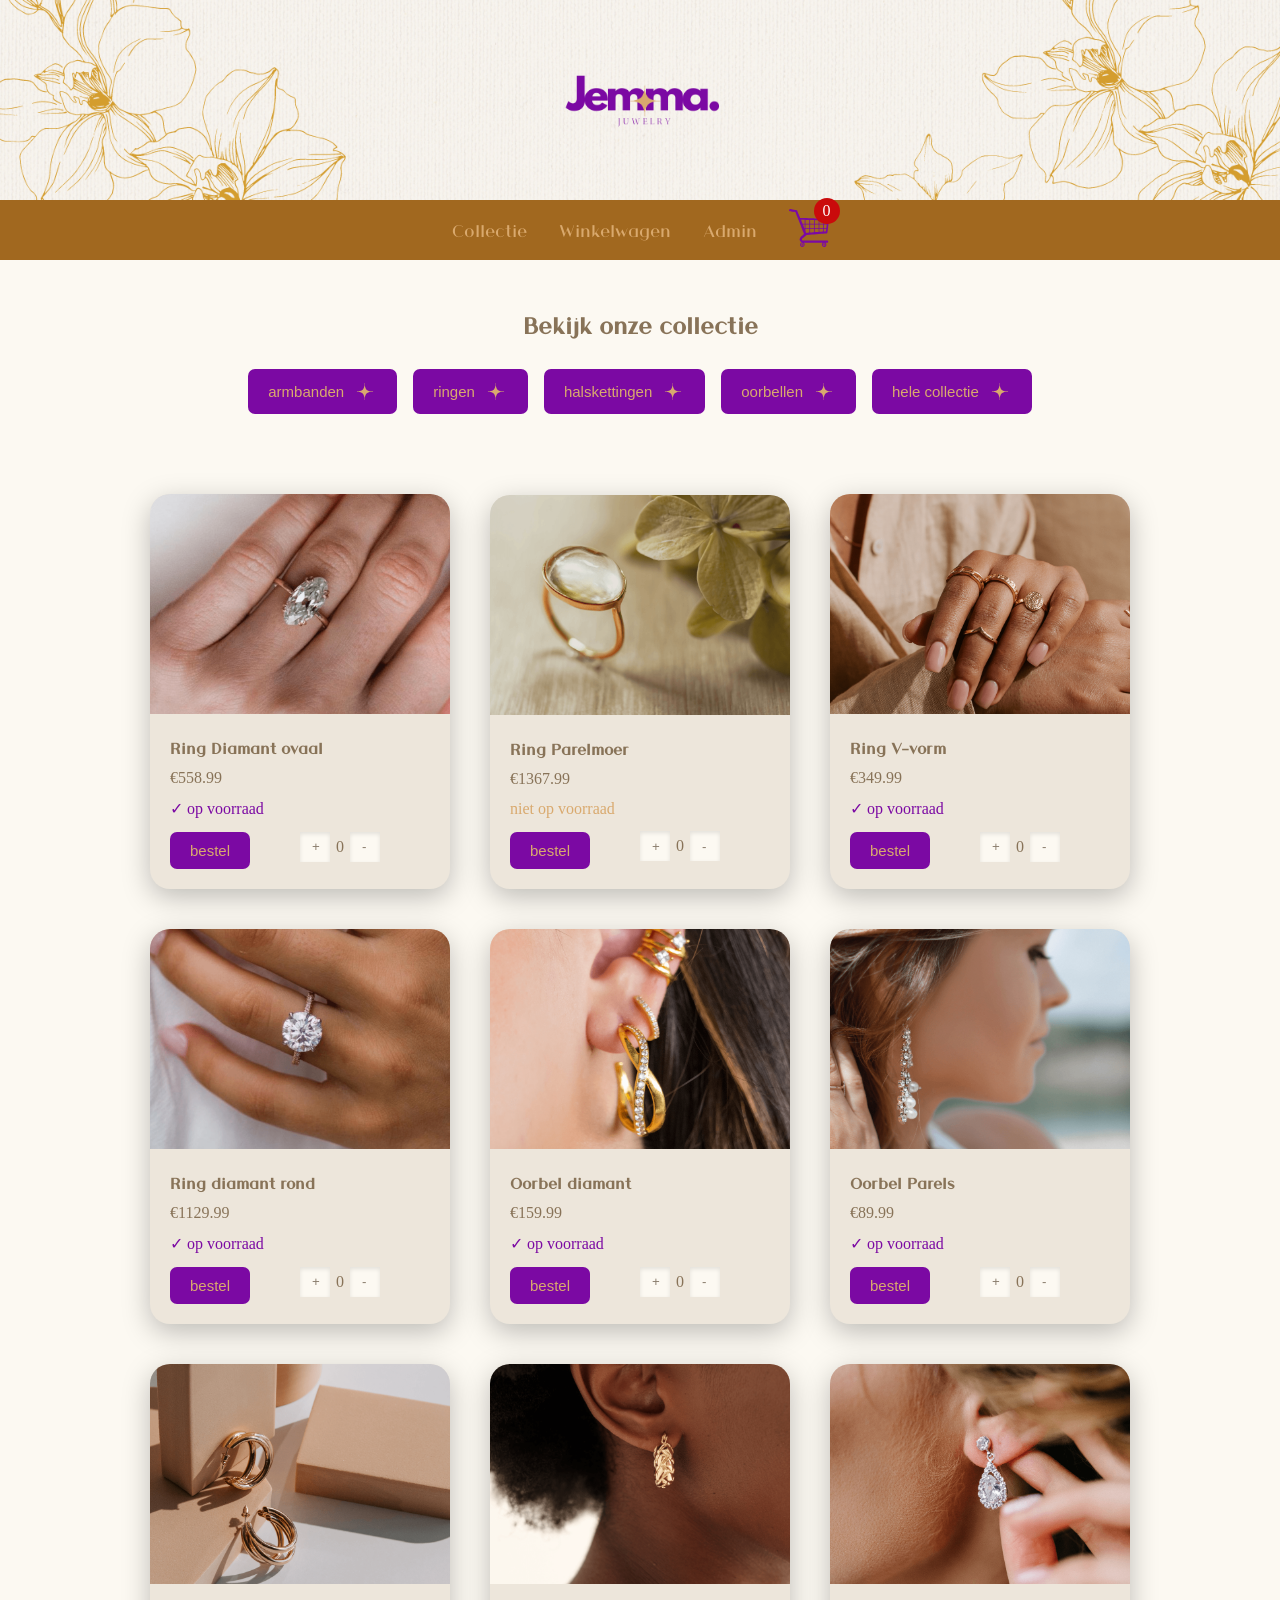
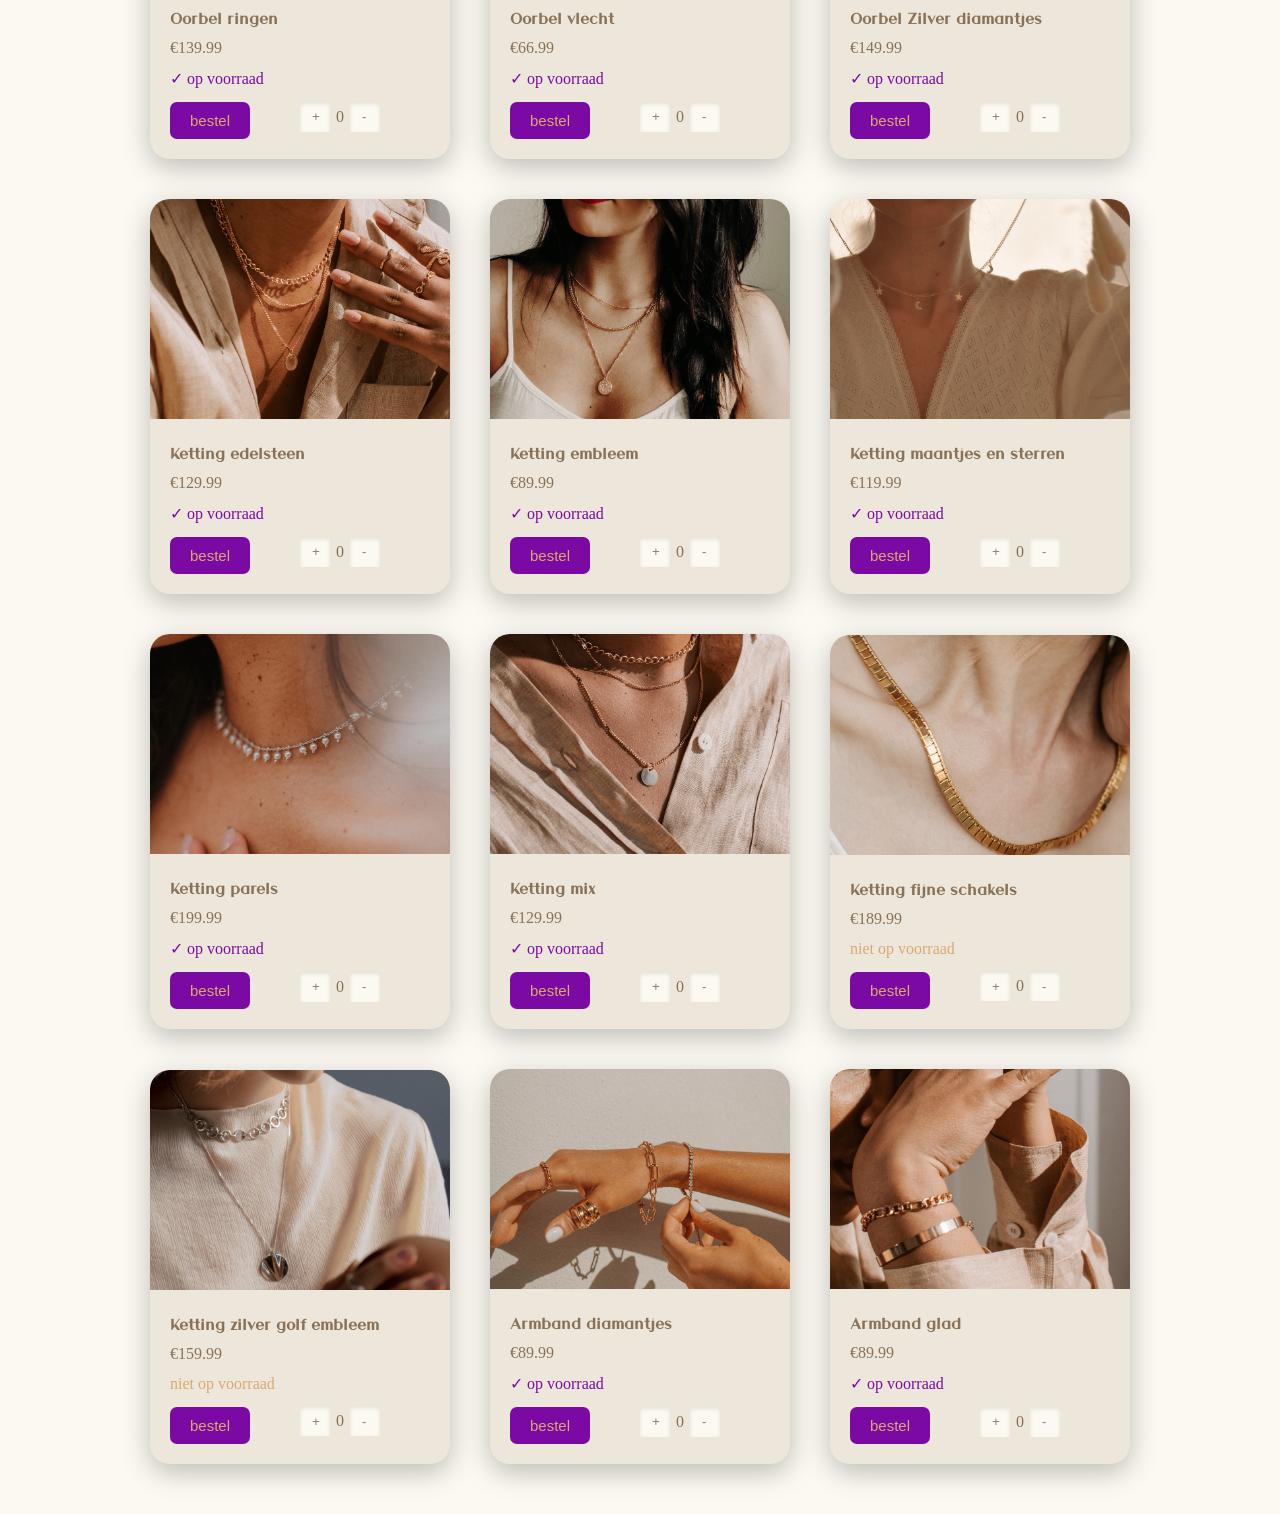
<file: Webshop-jemma/index.html>
<!DOCTYPE html>
<html lang="nl">

<head>
    <meta charset="UTF-8">
    <meta name="viewport" content="width=device-width, initial-scale=1.0">
    <link rel="preconnect" href="https://fonts.googleapis.com">
    <link rel="preconnect" href="https://fonts.gstatic.com" crossorigin>
    <link href="https://fonts.googleapis.com/css2?family=Tangerine:wght@400;700&display=swap" rel="stylesheet">
    <link rel="stylesheet" href="style.css">
    <script type="module" src="./js/main.js"></script>
    <title>Juwelier Jemma.juwels</title>
</head>

<body>
    <!-- Hero section BOVEN navigatie -->
    <section class="hero" aria-label="Banner">
        <img src="Afbeeldingen/banners/bannerBloem.png" alt="" aria-hidden="true">
        <div class="herologo">
            <img src="Afbeeldingen/overig/Jemma.juwels.logo.png" alt="Jemma juwels" aria-label="logo">
        </div>
    </section>
    <!-- Header met navigatie ONDER hero -->
    <header class="primary-header">
        <nav class="primary-navigation flex" aria-label="Hoofdnavigatie">
            <button class="mobile-nav-toggle" aria-controls="primary-navigation-list" aria-expanded="false">
                <svg xmlns="http://www.w3.org/2000/svg" width="32" height="32" viewBox="0 0 32 32" fill="none">
                    <rect class="bar bar-top" x="4" y="8" width="24" height="3" rx="1.5" fill="var(--goud)" />
                    <rect class="bar bar-mid" x="4" y="14.5" width="24" height="3" rx="1.5" fill="var(--goud)" />
                    <rect class="bar bar-bottom" x="4" y="21" width="24" height="3" rx="1.5" fill="var(--goud)" />
                </svg>
            </button>
            <ul class="primary-navigation-list flex" id="primary-navigation-list">
                <li><a href="index.html">Collectie</a></li>
                <li><a href="winkelwagen.html">Winkelwagen</a></li>
                <li?><a href="admin.html">Admin</a></li>
            </ul>
            <div class="shoppingbasket">
                <a href="winkelwagen.html" aria-label="Winkelwagen">
                    <!-- <img src="Afbeeldingen/icons/shoppingcart.svg" alt="" class="icon"> -->
                    <svg xmlns="http://www.w3.org/2000/svg" version="1.0" width="1280.000000pt" height="1211.000000pt"
                        viewBox="0 0 1280.000000 1211.000000" preserveAspectRatio="xMidYMid meet">
                        <metadata>
                            Created by potrace 1.15, written by Peter Selinger 2001-2017
                        </metadata>
                        <g transform="translate(0.000000,1211.000000) scale(0.100000,-0.100000)" fill="#7b09a3"
                            stroke="none">
                            <path
                                d="M253 12091 c-100 -34 -176 -103 -222 -201 -22 -46 -26 -69 -26 -140 1 -72 5 -94 30 -144 34 -73 96 -136 165 -171 58 -29 34 -25 1135 -209 380 -64 699 -118 710 -121 13 -3 27 -20 37 -47 9 -24 111 -284 228 -578 117 -294 279 -704 360 -910 81 -206 225 -571 320 -810 95 -239 239 -604 320 -810 81 -206 225 -571 320 -810 95 -239 239 -604 320 -810 277 -701 488 -1234 681 -1720 105 -267 192 -495 193 -507 1 -17 -89 -91 -434 -359 -239 -185 -471 -368 -515 -406 -252 -218 -417 -493 -465 -778 -18 -99 -16 -288 3 -376 23 -107 93 -237 203 -380 107 -138 264 -261 422 -330 40 -17 75 -34 77 -36 3 -2 -21 -12 -53 -22 -330 -103 -554 -453 -503 -786 25 -160 83 -278 195 -397 354 -377 977 -277 1197 192 102 219 88 464 -39 673 -46 76 -137 172 -209 219 -29 20 -52 37 -51 39 2 1 1231 -2 2733 -6 1502 -5 2897 -10 3100 -10 350 -1 369 -2 345 -18 -14 -9 -54 -44 -89 -77 -302 -284 -301 -756 2 -1042 355 -336 938 -236 1157 197 73 145 97 314 66 465 -20 97 -88 240 -149 314 -43 52 -144 141 -159 141 -5 0 -8 4 -8 9 0 6 128 11 323 13 370 3 371 4 471 98 77 72 110 150 111 255 0 71 -4 88 -32 146 -39 79 -102 140 -181 177 l-57 27 -1115 7 c-613 5 -2388 12 -3945 17 -2131 6 -2841 11 -2876 20 -164 42 -252 184 -221 353 15 84 81 215 142 281 27 30 348 287 714 571 l665 517 1078 85 c593 46 1881 147 2863 224 982 77 1927 152 2100 165 173 14 338 32 365 40 107 30 202 126 235 235 10 36 35 198 55 360 19 162 48 403 64 535 17 132 57 465 91 740 33 275 97 793 141 1150 43 358 98 801 120 985 26 211 39 353 35 385 -19 164 -164 297 -340 311 -34 2 -529 16 -1101 29 -572 14 -1218 29 -1435 35 -217 5 -578 14 -802 20 -225 5 -589 14 -810 20 -222 5 -587 15 -813 20 -956 24 -2866 70 -3315 80 -267 6 -513 13 -547 16 -61 5 -61 6 -78 47 -10 23 -84 211 -165 417 -82 206 -216 548 -300 760 -84 212 -215 545 -292 740 -76 195 -150 373 -163 396 -29 49 -90 106 -142 132 -61 31 38 13 -1324 242 -426 71 -795 130 -820 129 -24 0 -68 -8 -96 -18z m4322 -3415 l440 -11 3 -632 2 -633 -334 0 -334 0 -110 278 c-61 152 -174 439 -252 637 -78 198 -144 363 -147 368 -6 9 188 8 732 -7z m1405 -36 c212 -6 415 -10 452 -10 l68 0 0 -615 0 -615 -615 0 -615 0 0 631 0 630 163 -6 c89 -3 335 -10 547 -15z m1315 -30 c237 -6 490 -13 563 -16 l132 -6 0 -594 0 -594 -615 0 -615 0 0 610 0 610 53 0 c28 0 246 -4 482 -10z m2163 -56 c9 -3 12 -127 12 -579 l0 -575 -615 0 -615 0 0 593 0 592 602 -13 c332 -8 609 -15 616 -18z m975 -24 c208 -6 410 -10 448 -10 l69 0 0 -560 0 -560 -615 0 -615 0 0 575 0 576 168 -6 c92 -3 337 -10 545 -15z m1525 -36 c198 -5 282 -10 282 -18 0 -7 -29 -249 -65 -540 -36 -290 -65 -530 -65 -532 0 -2 -202 -4 -450 -4 l-450 0 0 557 0 556 233 -6 c127 -4 359 -10 515 -13z m-6938 -1914 l0 -571 -61 3 -61 3 -78 195 c-42 107 -141 357 -219 555 -79 198 -145 366 -148 373 -4 9 56 12 281 12 l286 0 0 -570z m1480 0 l0 -570 -615 0 -615 0 0 570 0 570 615 0 615 0 0 -570z m1488 3 l-3 -568 -612 -3 -613 -2 0 570 0 570 615 0 615 0 -2 -567z m1482 -3 l0 -570 -615 0 -615 0 0 570 0 570 615 0 615 0 0 -570z m1480 0 l0 -570 -615 0 -615 0 0 570 0 570 615 0 615 0 0 -570z m1125 538 c-3 -18 -32 -256 -65 -528 -33 -272 -62 -514 -65 -537 l-6 -43 -365 0 -364 0 0 570 0 570 435 0 436 0 -6 -32z m-7055 -1380 c0 -19 -2 -20 -10 -8 -13 19 -13 30 0 30 6 0 10 -10 10 -22z m1480 -568 l0 -590 -22 -4 c-13 -3 -212 -19 -443 -36 -231 -18 -445 -38 -475 -45 -30 -7 -56 -13 -56 -12 -1 1 -54 135 -118 297 l-116 296 0 342 0 342 615 0 615 0 0 -590z m1490 60 c0 -416 -3 -532 -12 -535 -14 -4 -1155 -95 -1198 -95 l-25 0 3 580 2 580 615 0 615 0 0 -530z m1480 56 l0 -474 -57 -6 c-32 -3 -294 -24 -583 -46 -289 -22 -540 -42 -557 -44 l-33 -5 0 525 0 524 615 0 615 0 0 -474z m1480 59 l0 -415 -22 -4 c-13 -3 -266 -23 -563 -46 -297 -23 -564 -44 -592 -47 l-53 -6 0 467 0 466 615 0 615 0 0 -415z m955 383 c-3 -18 -21 -166 -40 -328 -20 -162 -39 -320 -43 -350 l-7 -55 -260 -22 c-143 -12 -279 -22 -302 -22 l-43 -1 0 405 0 405 350 0 351 0 -6 -32z m-7441 -4616 c269 -126 337 -464 135 -677 -201 -212 -557 -164 -693 95 -125 238 2 530 263 606 28 8 81 12 137 10 78 -3 102 -8 158 -34z m6917 18 c157 -53 261 -174 291 -340 32 -169 -68 -362 -227 -441 -222 -109 -484 -21 -588 198 -30 64 -32 75 -32 178 0 103 2 114 31 176 54 114 134 185 253 226 86 29 189 30 272 3z" />
                            <path
                                d="M4203 934 c-158 -56 -201 -280 -74 -387 146 -122 371 -35 388 150 16 171 -149 295 -314 237z" />
                            <path
                                d="M11164 933 c-52 -23 -73 -39 -106 -83 -83 -110 -42 -271 83 -334 157 -78 339 29 339 199 0 54 -28 125 -63 163 -57 62 -176 87 -253 55z" />
                        </g>
                    </svg>
                </a>
                <span class="cart-count" aria-live="polite">0</span>
            </div>
        </nav>
    </header>
    <main>
        <!-- Buttons met de collectie keuze -->
        <section class="collectie flex">
            <h2>Bekijk onze collectie</h2>
            <div class="buttonCat-container flex">
                <button type="button" class="btn" id="armbanden">armbanden
                    <img src="Afbeeldingen/icons/jemma.svg" alt="" class="btn-icon">
                </button>
                <button type="button" class="btn" id="ringen">ringen
                    <img src="Afbeeldingen/icons/jemma.svg" alt="" class="btn-icon">
                </button>
                <button type="button" class="btn" id="halskettingen">halskettingen
                    <img src="Afbeeldingen/icons/jemma.svg" alt="" class="btn-icon">
                </button>
                <button type="button" class="btn" id="oorbellen">oorbellen
                    <img src="Afbeeldingen/icons/jemma.svg" alt="" class="btn-icon">
                </button>
                <button type="button" class="btn" id="alles">hele collectie
                    <img src="Afbeeldingen/icons/jemma.svg" alt="" class="btn-icon">
                </button>
            </div>
        </section>
        <!-- collectie kaarten -->
        <div class="container-cards flex">


        </div>
        <!-- Buttons met de collectie keuze -->

    </main>

</body>

</html>
</file>
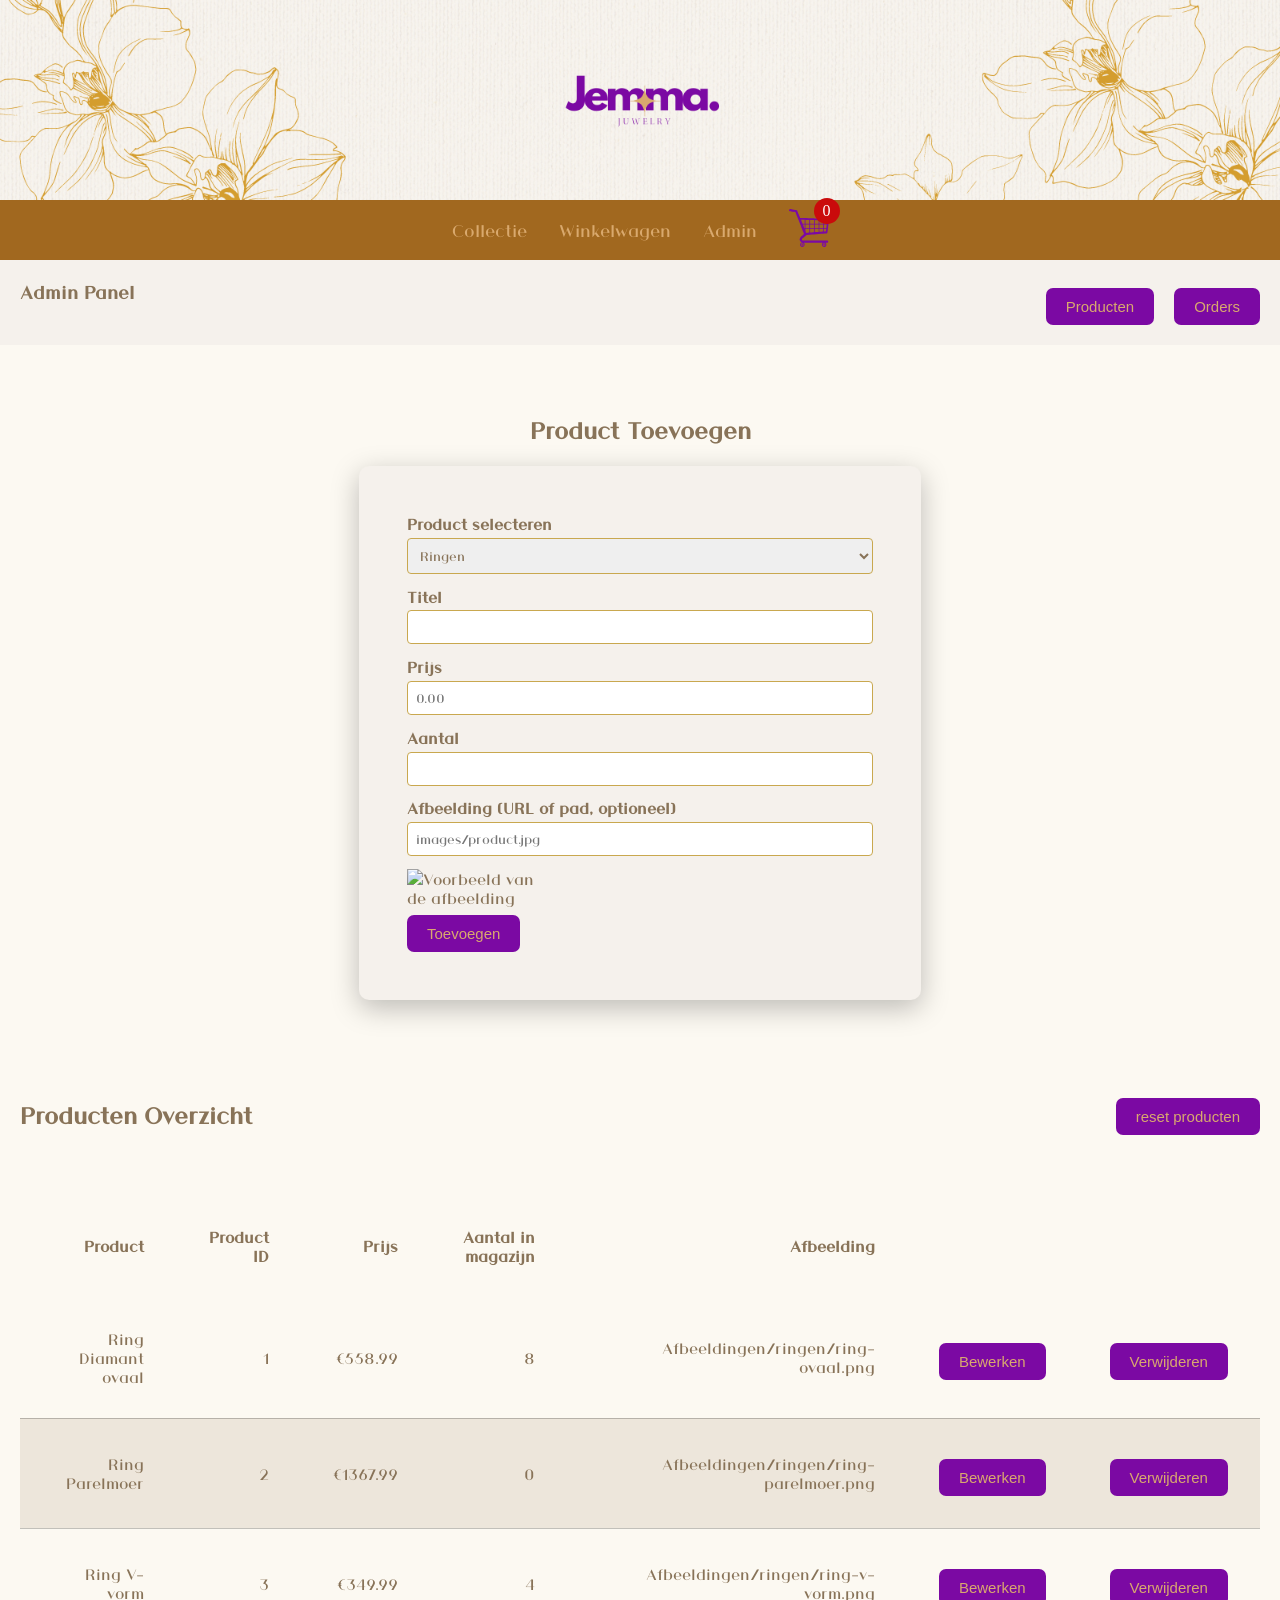
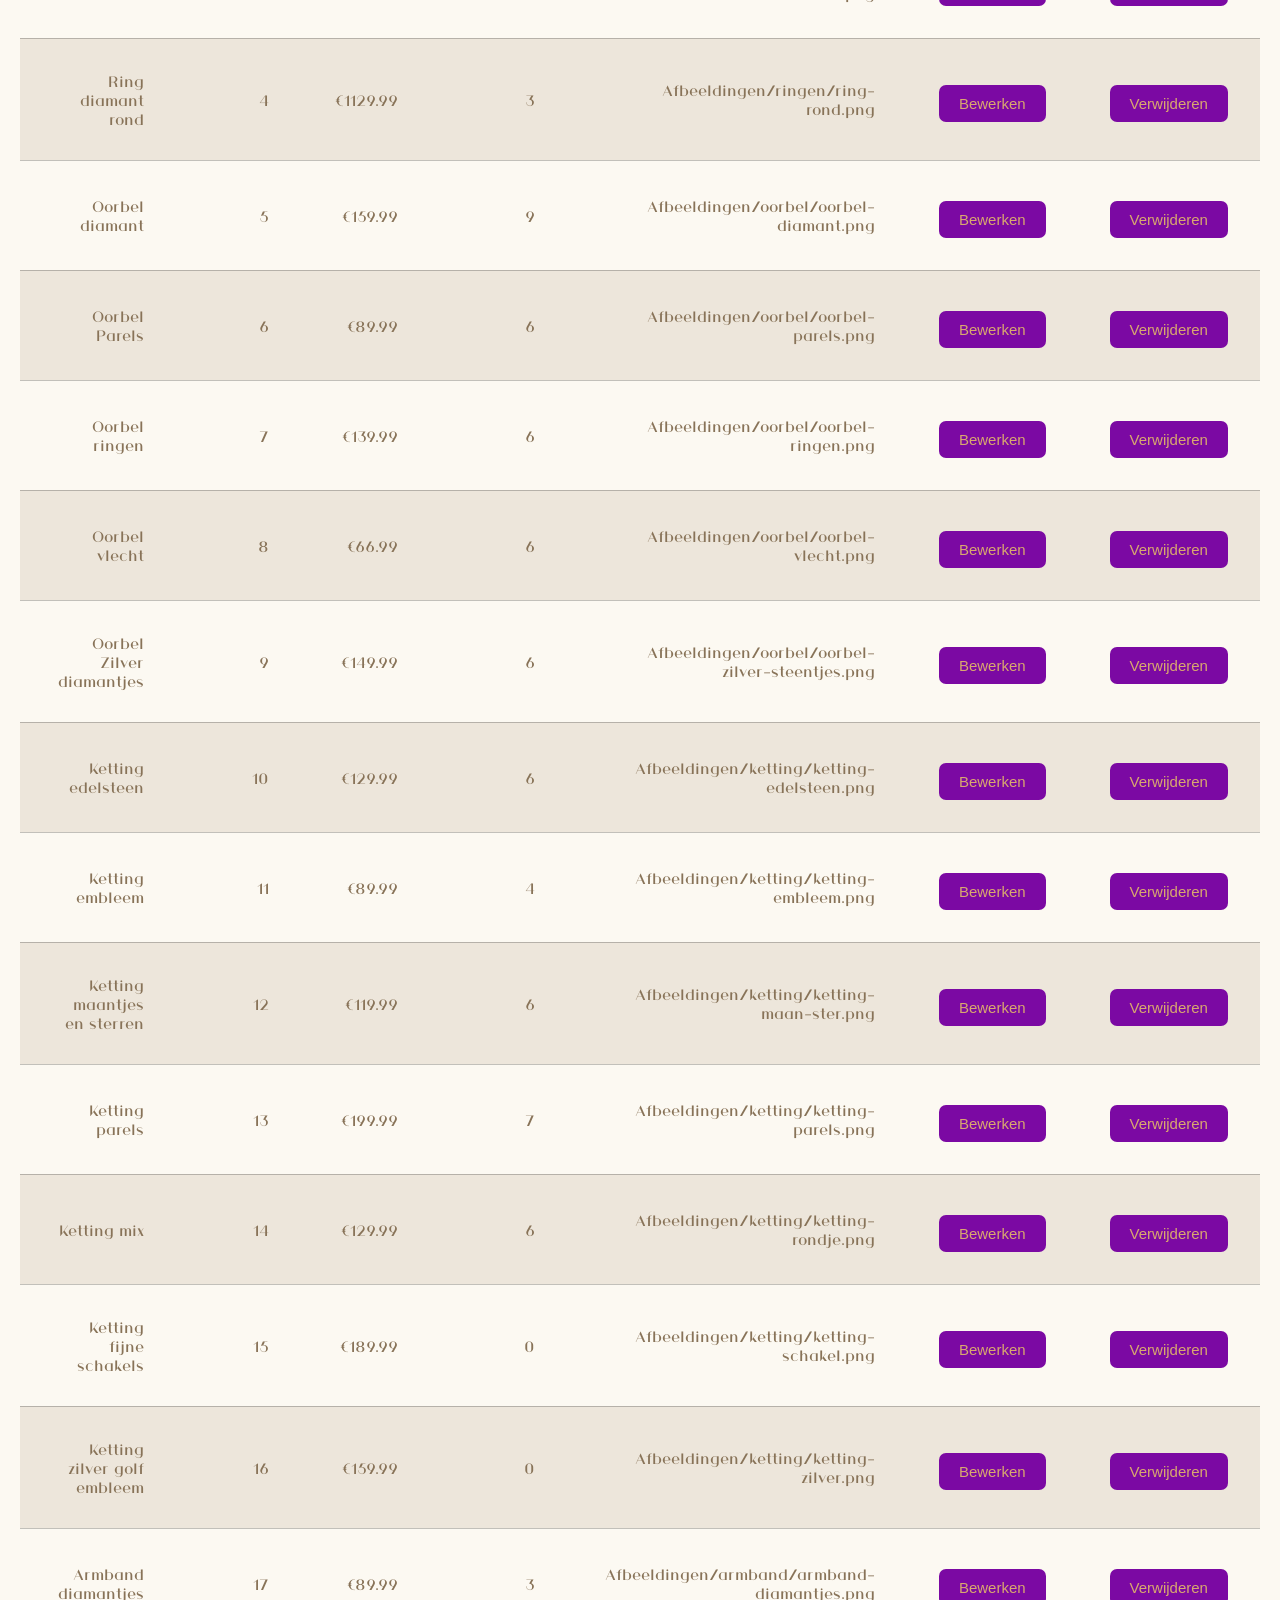
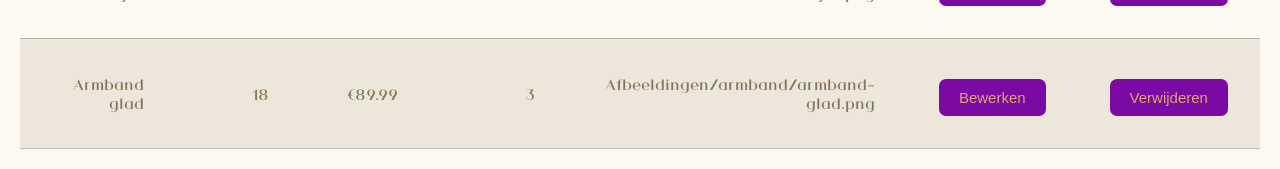
<file: Webshop-jemma/admin.html>
<!DOCTYPE html>
<html lang="nl">

<head>
    <meta charset="UTF-8">
    <meta name="viewport" content="width=device-width, initial-scale=1.0">
    <link rel="stylesheet" href="style.css">
    <script type="module" src="./js/admin.js" defer></script>
    <title>Document</title>
</head>

<body>
    <!-- Hero section BOVEN navigatie -->
    <section class="hero" aria-label="Banner">
        <img src="Afbeeldingen/banners/bannerBloem.png" alt="" aria-hidden="true">
        <div class="herologo">
            <img src="Afbeeldingen/overig/Jemma.juwels.logo.png" alt="Jemma juwels" aria-label="logo">
        </div>
    </section>
    <!-- Header met navigatie ONDER hero -->
    <header class="primary-header">
        <nav class="primary-navigation flex" aria-label="Hoofdnavigatie">
            <button class="mobile-nav-toggle" aria-controls="primary-navigation-list" aria-expanded="false">
                <svg xmlns="http://www.w3.org/2000/svg" width="32" height="32" viewBox="0 0 32 32" fill="none">
                    <rect class="bar bar-top" x="4" y="8" width="24" height="3" rx="1.5" fill="var(--goud)" />
                    <rect class="bar bar-mid" x="4" y="14.5" width="24" height="3" rx="1.5" fill="var(--goud)" />
                    <rect class="bar bar-bottom" x="4" y="21" width="24" height="3" rx="1.5" fill="var(--goud)" />
                </svg>
            </button>
            <ul class="primary-navigation-list flex" id="primary-navigation-list">
                <li><a href="index.html">Collectie</a></li>
                <li><a href="winkelwagen.html">Winkelwagen</a></li>
                <li?><a href="admin.html">Admin</a></li>
            </ul>
            <div class="shoppingbasket">
                <a href="winkelwagen.html" aria-label="Winkelwagen">
                    <!-- <img src="Afbeeldingen/icons/shoppingcart.svg" alt="" class="icon"> -->
                    <svg xmlns="http://www.w3.org/2000/svg" version="1.0" width="1280.000000pt" height="1211.000000pt"
                        viewBox="0 0 1280.000000 1211.000000" preserveAspectRatio="xMidYMid meet">
                        <metadata>
                            Created by potrace 1.15, written by Peter Selinger 2001-2017
                        </metadata>
                        <g transform="translate(0.000000,1211.000000) scale(0.100000,-0.100000)" fill="#7b09a3"
                            stroke="none">
                            <path
                                d="M253 12091 c-100 -34 -176 -103 -222 -201 -22 -46 -26 -69 -26 -140 1 -72 5 -94 30 -144 34 -73 96 -136 165 -171 58 -29 34 -25 1135 -209 380 -64 699 -118 710 -121 13 -3 27 -20 37 -47 9 -24 111 -284 228 -578 117 -294 279 -704 360 -910 81 -206 225 -571 320 -810 95 -239 239 -604 320 -810 81 -206 225 -571 320 -810 95 -239 239 -604 320 -810 277 -701 488 -1234 681 -1720 105 -267 192 -495 193 -507 1 -17 -89 -91 -434 -359 -239 -185 -471 -368 -515 -406 -252 -218 -417 -493 -465 -778 -18 -99 -16 -288 3 -376 23 -107 93 -237 203 -380 107 -138 264 -261 422 -330 40 -17 75 -34 77 -36 3 -2 -21 -12 -53 -22 -330 -103 -554 -453 -503 -786 25 -160 83 -278 195 -397 354 -377 977 -277 1197 192 102 219 88 464 -39 673 -46 76 -137 172 -209 219 -29 20 -52 37 -51 39 2 1 1231 -2 2733 -6 1502 -5 2897 -10 3100 -10 350 -1 369 -2 345 -18 -14 -9 -54 -44 -89 -77 -302 -284 -301 -756 2 -1042 355 -336 938 -236 1157 197 73 145 97 314 66 465 -20 97 -88 240 -149 314 -43 52 -144 141 -159 141 -5 0 -8 4 -8 9 0 6 128 11 323 13 370 3 371 4 471 98 77 72 110 150 111 255 0 71 -4 88 -32 146 -39 79 -102 140 -181 177 l-57 27 -1115 7 c-613 5 -2388 12 -3945 17 -2131 6 -2841 11 -2876 20 -164 42 -252 184 -221 353 15 84 81 215 142 281 27 30 348 287 714 571 l665 517 1078 85 c593 46 1881 147 2863 224 982 77 1927 152 2100 165 173 14 338 32 365 40 107 30 202 126 235 235 10 36 35 198 55 360 19 162 48 403 64 535 17 132 57 465 91 740 33 275 97 793 141 1150 43 358 98 801 120 985 26 211 39 353 35 385 -19 164 -164 297 -340 311 -34 2 -529 16 -1101 29 -572 14 -1218 29 -1435 35 -217 5 -578 14 -802 20 -225 5 -589 14 -810 20 -222 5 -587 15 -813 20 -956 24 -2866 70 -3315 80 -267 6 -513 13 -547 16 -61 5 -61 6 -78 47 -10 23 -84 211 -165 417 -82 206 -216 548 -300 760 -84 212 -215 545 -292 740 -76 195 -150 373 -163 396 -29 49 -90 106 -142 132 -61 31 38 13 -1324 242 -426 71 -795 130 -820 129 -24 0 -68 -8 -96 -18z m4322 -3415 l440 -11 3 -632 2 -633 -334 0 -334 0 -110 278 c-61 152 -174 439 -252 637 -78 198 -144 363 -147 368 -6 9 188 8 732 -7z m1405 -36 c212 -6 415 -10 452 -10 l68 0 0 -615 0 -615 -615 0 -615 0 0 631 0 630 163 -6 c89 -3 335 -10 547 -15z m1315 -30 c237 -6 490 -13 563 -16 l132 -6 0 -594 0 -594 -615 0 -615 0 0 610 0 610 53 0 c28 0 246 -4 482 -10z m2163 -56 c9 -3 12 -127 12 -579 l0 -575 -615 0 -615 0 0 593 0 592 602 -13 c332 -8 609 -15 616 -18z m975 -24 c208 -6 410 -10 448 -10 l69 0 0 -560 0 -560 -615 0 -615 0 0 575 0 576 168 -6 c92 -3 337 -10 545 -15z m1525 -36 c198 -5 282 -10 282 -18 0 -7 -29 -249 -65 -540 -36 -290 -65 -530 -65 -532 0 -2 -202 -4 -450 -4 l-450 0 0 557 0 556 233 -6 c127 -4 359 -10 515 -13z m-6938 -1914 l0 -571 -61 3 -61 3 -78 195 c-42 107 -141 357 -219 555 -79 198 -145 366 -148 373 -4 9 56 12 281 12 l286 0 0 -570z m1480 0 l0 -570 -615 0 -615 0 0 570 0 570 615 0 615 0 0 -570z m1488 3 l-3 -568 -612 -3 -613 -2 0 570 0 570 615 0 615 0 -2 -567z m1482 -3 l0 -570 -615 0 -615 0 0 570 0 570 615 0 615 0 0 -570z m1480 0 l0 -570 -615 0 -615 0 0 570 0 570 615 0 615 0 0 -570z m1125 538 c-3 -18 -32 -256 -65 -528 -33 -272 -62 -514 -65 -537 l-6 -43 -365 0 -364 0 0 570 0 570 435 0 436 0 -6 -32z m-7055 -1380 c0 -19 -2 -20 -10 -8 -13 19 -13 30 0 30 6 0 10 -10 10 -22z m1480 -568 l0 -590 -22 -4 c-13 -3 -212 -19 -443 -36 -231 -18 -445 -38 -475 -45 -30 -7 -56 -13 -56 -12 -1 1 -54 135 -118 297 l-116 296 0 342 0 342 615 0 615 0 0 -590z m1490 60 c0 -416 -3 -532 -12 -535 -14 -4 -1155 -95 -1198 -95 l-25 0 3 580 2 580 615 0 615 0 0 -530z m1480 56 l0 -474 -57 -6 c-32 -3 -294 -24 -583 -46 -289 -22 -540 -42 -557 -44 l-33 -5 0 525 0 524 615 0 615 0 0 -474z m1480 59 l0 -415 -22 -4 c-13 -3 -266 -23 -563 -46 -297 -23 -564 -44 -592 -47 l-53 -6 0 467 0 466 615 0 615 0 0 -415z m955 383 c-3 -18 -21 -166 -40 -328 -20 -162 -39 -320 -43 -350 l-7 -55 -260 -22 c-143 -12 -279 -22 -302 -22 l-43 -1 0 405 0 405 350 0 351 0 -6 -32z m-7441 -4616 c269 -126 337 -464 135 -677 -201 -212 -557 -164 -693 95 -125 238 2 530 263 606 28 8 81 12 137 10 78 -3 102 -8 158 -34z m6917 18 c157 -53 261 -174 291 -340 32 -169 -68 -362 -227 -441 -222 -109 -484 -21 -588 198 -30 64 -32 75 -32 178 0 103 2 114 31 176 54 114 134 185 253 226 86 29 189 30 272 3z" />
                            <path
                                d="M4203 934 c-158 -56 -201 -280 -74 -387 146 -122 371 -35 388 150 16 171 -149 295 -314 237z" />
                            <path
                                d="M11164 933 c-52 -23 -73 -39 -106 -83 -83 -110 -42 -271 83 -334 157 -78 339 29 339 199 0 54 -28 125 -63 163 -57 62 -176 87 -253 55z" />
                        </g>
                    </svg>
                </a>
                <span class="cart-count" aria-live="polite">0</span>
            </div>
        </nav>
    </header>
    <main>
        <nav class="tabnav" aria-label="Adminonderdelen">
            <h3>Admin Panel</h3>
            <button type="button" class="tab" data-tab="paneel-producten">Producten</button>
            <button type="button" class="tab" data-tab="paneel-orders">Orders</button>
        </nav>
        <div id="paneel-producten" class="paneel">
            <section class="admin-form" aria-labelledby="form-title">
                <h2 id="form-title">Product Toevoegen</h2>
                <form id="productForm">
                    <label for="productName">Product
                        selecteren
                        <select name="categorie" required>
                            <option value="ringen">Ringen</option>
                            <option value="armbanden">Armbanden</option>
                            <option value="halskettingen">Halskettingen</option>
                            <option value="oorbellen">Oorbellen</option>
                        </select>
                    </label>
                    <label for="productName">Titel
                        <input type="text" id="productName" name="productName" required>
                    </label>
                    <label for="productPrice">Prijs
                        <input type="number" id="productPrice" name="productPrice" step="0.01" min="0"
                            placeholder="0.00" required>
                    </label>
                    <label for="productStock">Aantal
                        <input type="number" id="productStock" name="productStock" required>
                    </label>
                    <label for="afbeeldingInput">Afbeelding
                        <span class="hint">(URL of pad, optioneel)</span>
                        <input type="text" id="afbeeldingInput" name="afbeelding" placeholder="images/product.jpg"
                            autocomplete="off">
                    </label>
                    <img id="preview" alt="Voorbeeld van de afbeelding">
                    <button id="formbtn" class="btn" type="submit">Toevoegen</button>
                </form>

            </section>
            <section class="admin-producten" aria-labelledby="list-title">
                <div class="flex">
                    <h2 id="list-title">Producten Overzicht</h2>
                    <button class="reset btn" type="button">reset producten</button>
                </div>

                <section class="admin-product" aria-labelledby="admin-title">

                    <table>
                        <thead>
                            <tr>
                                <th>Product</th>
                                <th>Product ID</th>
                                <th>Prijs</th>
                                <th>Aantal in magazijn</th>
                                <th>Afbeelding</th>
                                <th><!-- Acties --></th>
                            </tr>
                        </thead>
                        <tbody id="adminproduct-list"></tbody>
                    </table>
                    <template id="adminproduct-row-template">
                        <tr>
                            <td data-label="Titel" class="product-name"></td>
                            <td data-label="ID" class="product-id"></td>
                            <td data-label="Prijs" class="product-price"></td>
                            <td data-label="Aantal op vooraad" class="product-stock"></td>
                            <td data-label="url afbeelding" class="product-image"><img src="" alt=""></td>
                            <td>
                                <button class="btn edit-product">Bewerken</button>

                            </td>
                            <td>

                                <button class="btn delete-product">Verwijderen</button>
                            </td>
                        </tr>
                    </template>
                </section>
        </div>
        <div id="paneel-orders" class="paneel" hidden>
            <section>
                <h2>Orders</h2>
                <table>
                    <thead>
                        <tr>
                            <th>Order</th>
                            <th>Datum</th>
                            <th>product ID</th>
                            <th>Product</th>
                            <th>Aantal</th>
                        </tr>
                    </thead>
                    <tbody id="order-list"></tbody>
                </table>

                <template id="order-row-template">

                    <tr>
                        <td class="order-nr"></td>
                        <td class="order-date"></td>
                        <td class="product-id"></td>
                        <td class="order-product"></td>
                        <td class="order-quantity"></td>
                    </tr>
                </template>
            </section>


        </div>
    </main>

</body>

</html>
</file>
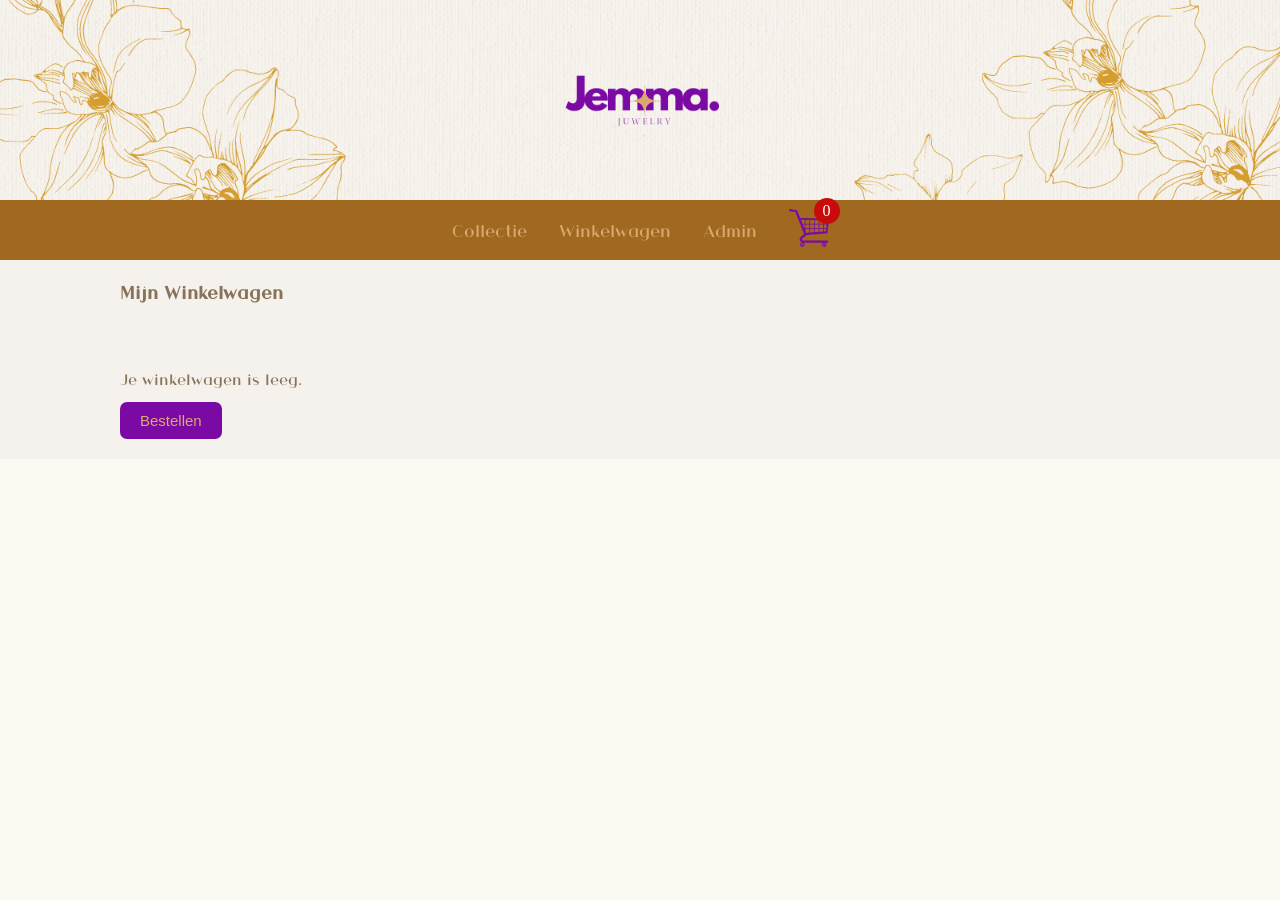
<file: Webshop-jemma/winkelwagen.html>
<!DOCTYPE html>
<html lang="nl">

<head>
    <meta charset="UTF-8">
    <meta name="viewport" content="width=device-width, initial-scale=1.0">
    <link rel="stylesheet" href="style.css">
    <script type="module" src="./js/basket.js"></script>
    <title>Document</title>
</head>

<body>
    <!-- Hero section BOVEN navigatie -->
    <section class="hero" aria-label="Banner">
        <img src="Afbeeldingen/banners/bannerBloem.png" alt="" aria-hidden="true">
        <div class="herologo">
            <img src="Afbeeldingen/overig/Jemma.juwels.logo.png" alt="Jemma juwels" aria-label="logo">
        </div>
    </section>
    <!-- Header met navigatie ONDER hero -->
    <header class="primary-header">
        <nav class="primary-navigation flex" aria-label="Hoofdnavigatie">
            <button class="mobile-nav-toggle" aria-controls="primary-navigation-list" aria-expanded="false">
                <svg xmlns="http://www.w3.org/2000/svg" width="32" height="32" viewBox="0 0 32 32" fill="none">
                    <rect class="bar bar-top" x="4" y="8" width="24" height="3" rx="1.5" fill="var(--goud)" />
                    <rect class="bar bar-mid" x="4" y="14.5" width="24" height="3" rx="1.5" fill="var(--goud)" />
                    <rect class="bar bar-bottom" x="4" y="21" width="24" height="3" rx="1.5" fill="var(--goud)" />
                </svg>
            </button>
            <ul class="primary-navigation-list flex" id="primary-navigation-list">
                <li><a href="index.html">Collectie</a></li>
                <li><a href="winkelwagen.html">Winkelwagen</a></li>
                <li?><a href="admin.html">Admin</a></li>
            </ul>
            <div class="shoppingbasket">
                <a href="winkelwagen.html" aria-label="Winkelwagen">
                    <!-- <img src="Afbeeldingen/icons/shoppingcart.svg" alt="" class="icon"> -->
                    <svg xmlns="http://www.w3.org/2000/svg" version="1.0" width="1280.000000pt" height="1211.000000pt"
                        viewBox="0 0 1280.000000 1211.000000" preserveAspectRatio="xMidYMid meet">
                        <metadata>
                            Created by potrace 1.15, written by Peter Selinger 2001-2017
                        </metadata>
                        <g transform="translate(0.000000,1211.000000) scale(0.100000,-0.100000)" fill="#7b09a3"
                            stroke="none">
                            <path
                                d="M253 12091 c-100 -34 -176 -103 -222 -201 -22 -46 -26 -69 -26 -140 1 -72 5 -94 30 -144 34 -73 96 -136 165 -171 58 -29 34 -25 1135 -209 380 -64 699 -118 710 -121 13 -3 27 -20 37 -47 9 -24 111 -284 228 -578 117 -294 279 -704 360 -910 81 -206 225 -571 320 -810 95 -239 239 -604 320 -810 81 -206 225 -571 320 -810 95 -239 239 -604 320 -810 277 -701 488 -1234 681 -1720 105 -267 192 -495 193 -507 1 -17 -89 -91 -434 -359 -239 -185 -471 -368 -515 -406 -252 -218 -417 -493 -465 -778 -18 -99 -16 -288 3 -376 23 -107 93 -237 203 -380 107 -138 264 -261 422 -330 40 -17 75 -34 77 -36 3 -2 -21 -12 -53 -22 -330 -103 -554 -453 -503 -786 25 -160 83 -278 195 -397 354 -377 977 -277 1197 192 102 219 88 464 -39 673 -46 76 -137 172 -209 219 -29 20 -52 37 -51 39 2 1 1231 -2 2733 -6 1502 -5 2897 -10 3100 -10 350 -1 369 -2 345 -18 -14 -9 -54 -44 -89 -77 -302 -284 -301 -756 2 -1042 355 -336 938 -236 1157 197 73 145 97 314 66 465 -20 97 -88 240 -149 314 -43 52 -144 141 -159 141 -5 0 -8 4 -8 9 0 6 128 11 323 13 370 3 371 4 471 98 77 72 110 150 111 255 0 71 -4 88 -32 146 -39 79 -102 140 -181 177 l-57 27 -1115 7 c-613 5 -2388 12 -3945 17 -2131 6 -2841 11 -2876 20 -164 42 -252 184 -221 353 15 84 81 215 142 281 27 30 348 287 714 571 l665 517 1078 85 c593 46 1881 147 2863 224 982 77 1927 152 2100 165 173 14 338 32 365 40 107 30 202 126 235 235 10 36 35 198 55 360 19 162 48 403 64 535 17 132 57 465 91 740 33 275 97 793 141 1150 43 358 98 801 120 985 26 211 39 353 35 385 -19 164 -164 297 -340 311 -34 2 -529 16 -1101 29 -572 14 -1218 29 -1435 35 -217 5 -578 14 -802 20 -225 5 -589 14 -810 20 -222 5 -587 15 -813 20 -956 24 -2866 70 -3315 80 -267 6 -513 13 -547 16 -61 5 -61 6 -78 47 -10 23 -84 211 -165 417 -82 206 -216 548 -300 760 -84 212 -215 545 -292 740 -76 195 -150 373 -163 396 -29 49 -90 106 -142 132 -61 31 38 13 -1324 242 -426 71 -795 130 -820 129 -24 0 -68 -8 -96 -18z m4322 -3415 l440 -11 3 -632 2 -633 -334 0 -334 0 -110 278 c-61 152 -174 439 -252 637 -78 198 -144 363 -147 368 -6 9 188 8 732 -7z m1405 -36 c212 -6 415 -10 452 -10 l68 0 0 -615 0 -615 -615 0 -615 0 0 631 0 630 163 -6 c89 -3 335 -10 547 -15z m1315 -30 c237 -6 490 -13 563 -16 l132 -6 0 -594 0 -594 -615 0 -615 0 0 610 0 610 53 0 c28 0 246 -4 482 -10z m2163 -56 c9 -3 12 -127 12 -579 l0 -575 -615 0 -615 0 0 593 0 592 602 -13 c332 -8 609 -15 616 -18z m975 -24 c208 -6 410 -10 448 -10 l69 0 0 -560 0 -560 -615 0 -615 0 0 575 0 576 168 -6 c92 -3 337 -10 545 -15z m1525 -36 c198 -5 282 -10 282 -18 0 -7 -29 -249 -65 -540 -36 -290 -65 -530 -65 -532 0 -2 -202 -4 -450 -4 l-450 0 0 557 0 556 233 -6 c127 -4 359 -10 515 -13z m-6938 -1914 l0 -571 -61 3 -61 3 -78 195 c-42 107 -141 357 -219 555 -79 198 -145 366 -148 373 -4 9 56 12 281 12 l286 0 0 -570z m1480 0 l0 -570 -615 0 -615 0 0 570 0 570 615 0 615 0 0 -570z m1488 3 l-3 -568 -612 -3 -613 -2 0 570 0 570 615 0 615 0 -2 -567z m1482 -3 l0 -570 -615 0 -615 0 0 570 0 570 615 0 615 0 0 -570z m1480 0 l0 -570 -615 0 -615 0 0 570 0 570 615 0 615 0 0 -570z m1125 538 c-3 -18 -32 -256 -65 -528 -33 -272 -62 -514 -65 -537 l-6 -43 -365 0 -364 0 0 570 0 570 435 0 436 0 -6 -32z m-7055 -1380 c0 -19 -2 -20 -10 -8 -13 19 -13 30 0 30 6 0 10 -10 10 -22z m1480 -568 l0 -590 -22 -4 c-13 -3 -212 -19 -443 -36 -231 -18 -445 -38 -475 -45 -30 -7 -56 -13 -56 -12 -1 1 -54 135 -118 297 l-116 296 0 342 0 342 615 0 615 0 0 -590z m1490 60 c0 -416 -3 -532 -12 -535 -14 -4 -1155 -95 -1198 -95 l-25 0 3 580 2 580 615 0 615 0 0 -530z m1480 56 l0 -474 -57 -6 c-32 -3 -294 -24 -583 -46 -289 -22 -540 -42 -557 -44 l-33 -5 0 525 0 524 615 0 615 0 0 -474z m1480 59 l0 -415 -22 -4 c-13 -3 -266 -23 -563 -46 -297 -23 -564 -44 -592 -47 l-53 -6 0 467 0 466 615 0 615 0 0 -415z m955 383 c-3 -18 -21 -166 -40 -328 -20 -162 -39 -320 -43 -350 l-7 -55 -260 -22 c-143 -12 -279 -22 -302 -22 l-43 -1 0 405 0 405 350 0 351 0 -6 -32z m-7441 -4616 c269 -126 337 -464 135 -677 -201 -212 -557 -164 -693 95 -125 238 2 530 263 606 28 8 81 12 137 10 78 -3 102 -8 158 -34z m6917 18 c157 -53 261 -174 291 -340 32 -169 -68 -362 -227 -441 -222 -109 -484 -21 -588 198 -30 64 -32 75 -32 178 0 103 2 114 31 176 54 114 134 185 253 226 86 29 189 30 272 3z" />
                            <path
                                d="M4203 934 c-158 -56 -201 -280 -74 -387 146 -122 371 -35 388 150 16 171 -149 295 -314 237z" />
                            <path
                                d="M11164 933 c-52 -23 -73 -39 -106 -83 -83 -110 -42 -271 83 -334 157 -78 339 29 339 199 0 54 -28 125 -63 163 -57 62 -176 87 -253 55z" />
                        </g>
                    </svg>
                </a>
                <span class="cart-count" aria-live="polite">0</span>
            </div>
        </nav>
    </header>
    <main>
        <section class="shopdiv" aria-labelledby="cart-title">
            <div class="shoppingcart-overlay" id="cardOverlay">
                <h3 id="cart-title">Mijn Winkelwagen</h3>

                <table class="cart-table">
                    <thead>
                        <tr class="cart-tablehead">
                            <th>Product</th>
                            <th>Aantal</th>
                            <th>Prijs</th>
                            <th>Subtotaal</th>
                            <th></th>
                        </tr>
                    </thead>
                    <tbody id="shoppingList"></tbody>
                    <tfoot>

                </table>



                <template id="cart-row-template">
                    <tr>
                        <td class="js-titel"></td>
                        <td class="js-aantal"></td>
                        <td class="js-prijs"></td>
                        <td class="js-subtotaal"></td>
                        <td><button class="js-verwijder">Verwijder</button></td>

                    </tr>

                </template>
                <template id="cart-totaal-template">
                    <tr>
                        <td colspan="4" class="js-totaal"></td>
                    </tr>
                </template>
            </div>
        </section>

    </main>

</body>

</html>
</file>
<file: Webshop-jemma/style.css>
@font-face {
  font-family: Athena;
  src: url(athena.ttf);
}

/* ---------- Variabelen ---------- */
:root {
  /* Kleuren */
  --goud: #d9a96e;
  --bruin: #a1681f;
  --tekst: #887358;
  --tekst-zacht: #8b7e6e;
  --paars: #7b09a3;
  --creme: #faf6ee;
  --beige: #ede6db;
  --licht: #f5f1ec;
  --roze: #f4d2ef;
  --rood: #ca0b0b;
  --wit: #ffffff;

  /* Schaduwen */
  --schaduw: 0 8px 28px rgba(0, 0, 0, 0.25);
  --schaduw-hover: 0 8px 9px rgba(0, 0, 0, 0.23);

  /* Lettertypen */
  --font-titel: "Athena", serif;
  --font-script: "Tangerine", cursive;
}

/* ---------- Reset en basis ---------- */
* {
  margin: 0;
  padding: 0;
  box-sizing: border-box;
}
body {
  background-color: rgb(252, 249, 242);
}
h1 {
  font-family: var(--font-titel);
  font-weight: 100;
  font-size: 80px;
  color: var(--tekst-zacht);
}

h2,
h3,
h4 {
  font-family: var(--font-titel);
  font-weight: 700;
  color: var(--tekst);
  margin-bottom: 6px;
}

p {
  color: var(--tekst);
  margin: 6px 0;
}

#sinds {
  font-family: var(--font-script);
  font-size: 38px;
}

.tangerine-regular {
  font-family: var(--font-script);
  font-weight: 400;
}

svg {
  width: 40px;
  height: 40px;
}

/* ---------- Hulpklasse ---------- */
.flex {
  display: flex;
  gap: var(--gap, 1rem);
}
.in-stock {
  color: var(--paars);
}

.out-of-stock {
  color: var(--goud);
}
/* ---------- Hero en header ---------- */
.hero {
  position: relative;
  text-align: center;
  height: 200px;
  overflow: hidden;
}

.hero > img {
  width: 100%;
  height: 100%;
  object-fit: cover;
}

.herologo {
  position: absolute;
  top: 50%;
  left: 50%;
  transform: translate(-50%, -50%);
  width: 100%;
  display: flex;
  justify-content: center;
  align-items: center;
}

.herologo img {
  max-width: 200px;
  max-height: 190px;
  width: auto;
  height: auto;
  object-fit: contain;
}

.primary-header {
  background-color: var(--bruin);
  height: 60px;
  display: flex;
  align-items: center;
  width: 100%;
}
.primary-navigation {
  display: flex;
  flex-direction: row;
  --gap: 2em;
  position: relative;
  align-items: center;
  justify-content: center;
  width: 100%;
}
.primary-navigation-list {
  list-style: none;
  display: flex;
  flex-direction: row;
  align-items: center;
  justify-content: center;
}

.primary-navigation a {
  text-decoration: none;
  color: var(--goud);
  font-family: var(--font-titel);
  font-size: 18px;
}
.mobile-nav-toggle {
  background-color: transparent;
  border-style: none;
  margin-right: auto;
  display: none;
  position: absolute;
  top: 0;
  right: 1rem;
  z-index: 1000;
}
.mobile-nav-toggle .bar {
  z-index: 1000;
  transform-origin: center;
  transition:
    transform 250ms ease,
    opacity 250ms ease;
}

/* Als het menu open is: */
.mobile-nav-toggle[aria-expanded="true"] .bar-top {
  transform: translateY(4.5px) rotate(45deg);
}

.mobile-nav-toggle[aria-expanded="true"] .bar-mid {
  opacity: 0;
}

.mobile-nav-toggle[aria-expanded="true"] .bar-bottom {
  transform: translateY(-4.5px) rotate(-45deg);
}
/* @media (max-width: 35rem) {
  .primary-navigation {
    --gap: 2em;
    position: absolute;
    inset: 60% 0 0 50%;
    flex-direction: column;
    padding: 3rem 2rem;
    background-color: var(--goud);
  }
} */
@media (max-width: 768px) {
  .mobile-nav-toggle {
    display: block;
  }
  .primary-navigation-list {
    position: fixed;
    inset: 0 0 0 30%; /* schuift in vanaf 30% breedte tot volledig rechts */
    flex-direction: column;
    gap: 2rem;
    padding: min(20vh, 10rem) 2rem;
    background: var(--creme);
    transform: translateX(100%);
    transition: transform 300ms ease-in-out;
  }

  .primary-navigation-list[data-visible="true"] {
    transform: translateX(0%);
  }
}

.row-banner {
  background-image: url(Afbeeldingen/banners/bannerBloem.png);
  background-size: cover;
  width: 100%;
  font-size: 8vw;
}
/* ---------- collectieknoppen ------*/

/* ---------- Winkelmand ---------- */
.shoppingbasket {
  position: relative;
  display: flex;
  flex-direction: column;
  justify-content: center;
}

.shopdiv {
  display: flex;
  align-items: center;
  justify-content: center;
}

.cart-count {
  display: flex;
  position: absolute;
  top: -10px;
  left: 25px;
  color: var(--wit);
  background-color: var(--rood);
  padding: 4px 9px;
  border-radius: 40px;
  justify-content: center;
}

.countdiv {
  display: flex;
  align-items: center;
  gap: 50px;
  flex-direction: row;
}

.counterinnerdiv {
  display: flex;
  align-items: center;
  gap: 6px;
}

.btnCountplus,
.btnCountmin {
  display: flex;
  align-items: center;
  border-style: none;
  width: 30px;
  height: 30px;
  padding: 12px;
  background-color: rgb(252, 249, 242);
  color: var(--tekst-zacht);
  cursor: pointer;
  box-shadow: inset 0 2px 4px rgba(0.1, 0.1, 0.1, 0.1);
}
.btnCount:hover {
  box-shadow: inset 0 2px 4px rgba(0.1, 0.1, 0.1, 0.3);
}
.shoppingcontainer {
  display: flex;
  min-height: 100%;
  background-color: var(--creme);
  align-items: center;
  justify-content: center;
}

.shoppingcard {
  display: flex;
  flex-direction: row;
  margin-top: 20px;
  width: 500px;
  height: 600px;
  background-color: var(--creme);
  box-shadow: var(--schaduw);
}

.shoppingcart-overlay {
  width: 100vw;
  background-color: var(--licht);
  text-align: left;
  padding: 20px 120px;
  /* box-shadow: var(--schaduw); */
  font-family: var(--font-titel);
  color: var(--tekst);
}

/* ---------- Collectie en kaarten ---------- */
.collectie {
  flex-direction: column;
  align-items: center;
  padding: 50px 0 30px;
}
.buttonCat-container {
  flex-direction: row;
  overflow-x: auto;
  white-space: nowrap;
  scroll-snap-type: x mandatory;

  -webkit-overflow-scrolling: touch;
  scrollbar-width: none;
}
.buttonCat-container::-webkit-scrollbar {
  display: none;
}
.container-cards {
  flex-wrap: wrap;
  align-items: center;
  justify-content: center;
  gap: 40px;
  margin: 50px;
}

.product {
  width: 70%;
}

.card {
  flex-direction: column;
  width: clamp(250px, 30vw, 300px);
  box-shadow: var(--schaduw);
  background-color: var(--beige);
  border-radius: 20px;
}

.body-card {
  display: flex;
  flex-direction: column;
  width: 100%;
  padding: 20px;
}

.img {
  width: 100%;
  height: 220px;
  object-fit: cover;
  border-radius: 20px 20px 0 0;
}
@media (max-width: 768px) {
  /* .buttonCat-container {
    flex-direction: column;
  } */
  .container-cards {
    align-items: center;
    justify-content: center;
    margin: 15px;
  }
}
/* ---------- Knoppen ---------- */
.button-container {
  flex-direction: row;
}

.btn,
.bestel,
.tab {
  background-color: var(--paars);
  padding: 10px 20px;
  color: var(--goud);
  border-style: none;
  border-radius: 7px;
  margin-top: 8px;
  font-size: 15px;
  cursor: pointer;
  display: flex;
  align-items: center;
  justify-content: center;
  gap: 8px;
  transition: box-shadow 0.3s ease;
}
.js-verwijder {
  background-color: var(--bruin);
  padding: 10px 20px;
  color: var(--goud);
  border-style: none;
  border-radius: 7px;
  margin-top: 8px;
  font-size: 15px;
  cursor: pointer;
  display: flex;
  align-items: center;
  justify-content: center;
  gap: 8px;
  transition: box-shadow 0.3s ease;
}
.btn:hover,
.bestel:hover,
.tab:hover {
  box-shadow: var(--schaduw-hover);
}

.btn-icon {
  height: 25px;
}

.allproducts {
  border-style: none;
  font-family: var(--font-titel);
  font-weight: 700;
  font-size: 23px;
  color: var(--tekst);
  background-color: var(--wit);
}

/* ---------- Admin ---------- */
.paneel {
  padding: 20px;
}
.tabnav {
  display: flex;
  justify-content: end;
  gap: 20px;
  padding: 20px 20px 20px 20px;
  background-color: var(--licht);
}
.tabnav h3 {
  font-family: var(--font-titel);
  font-weight: 700;
  color: var(--tekst);
  margin-right: auto;
}
.admin-form {
  display: flex;
  flex-direction: column;
  align-items: center;
  justify-content: center;
  padding: 50px 0 30px;
}

form {
  background-color: var(--licht);
  max-width: 40rem;
  margin: 1rem auto;
  margin-bottom: 60px;
  padding: 3rem;
  font-family: var(--font-titel);
  color: var(--tekst);
  border-radius: 10px;
  box-shadow: var(--schaduw);
}

label {
  display: block;
  margin-bottom: 0.8rem;
  font-weight: bold;
}
input,
select {
  width: 100%;
  padding: 0.5rem;
  margin-top: 0.3rem;
  color: var(--tekst);
  font-family: var(--font-titel);
  border: 1px solid #c9a84f;
  border-radius: 4px;
}
.row-actions {
  display: flex;
  justify-content: space-between;
  margin-top: 1rem;
}
.admin-producten > div:first-of-type {
  align-items: end;
  justify-content: space-between;
}
table {
  border-collapse: collapse;
  width: 100%;
  font-family: var(--font-titel);
  color: var(--tekst);
  margin-top: 60px;
}
td {
  border-bottom: rgba(0, 0, 0, 0.23) 1px solid;
  padding: 2rem;
  text-align: right;
}
th {
  text-align: right;
  padding: 2rem;
}
.admin-product tr:nth-of-type(2n) {
  background-color: var(--beige);
}
.js-totaal {
  background-color: var(--beige);
}
/* ---------- Afbeelding preview ---------- */
#preview {
  max-width: 150px; /* De afbeelding wordt nooit breder dan 150 pixels */
  height: auto; /* Zorgt dat de verhoudingen (breedte/hoogte) netjes kloppen */
  display: block; /* Handig om hem op een eigen regel te zetten */
  margin-top: 10px; /* Wat ruimte tussen het invoerveld en het voorbeeld */
}
@media (max-width: 820px) {
  .admin-product th {
    display: none;
  }
  .admin-product td {
    display: block;
    text-align: left;
    border-style: none;
    padding: 0.9rem;
  }
  .admin-product td:first-child {
    padding-top: 2.4rem;
  }
  .admin-product td:nth-child(-n + 5)::before {
    content: attr(data-label) " : ";
    font-weight: 700;
  }
  .admin-product td:nth-last-child(-n + 2) {
    display: inline-flex;
    padding-bottom: 2.4rem;
  }
}
</file>
